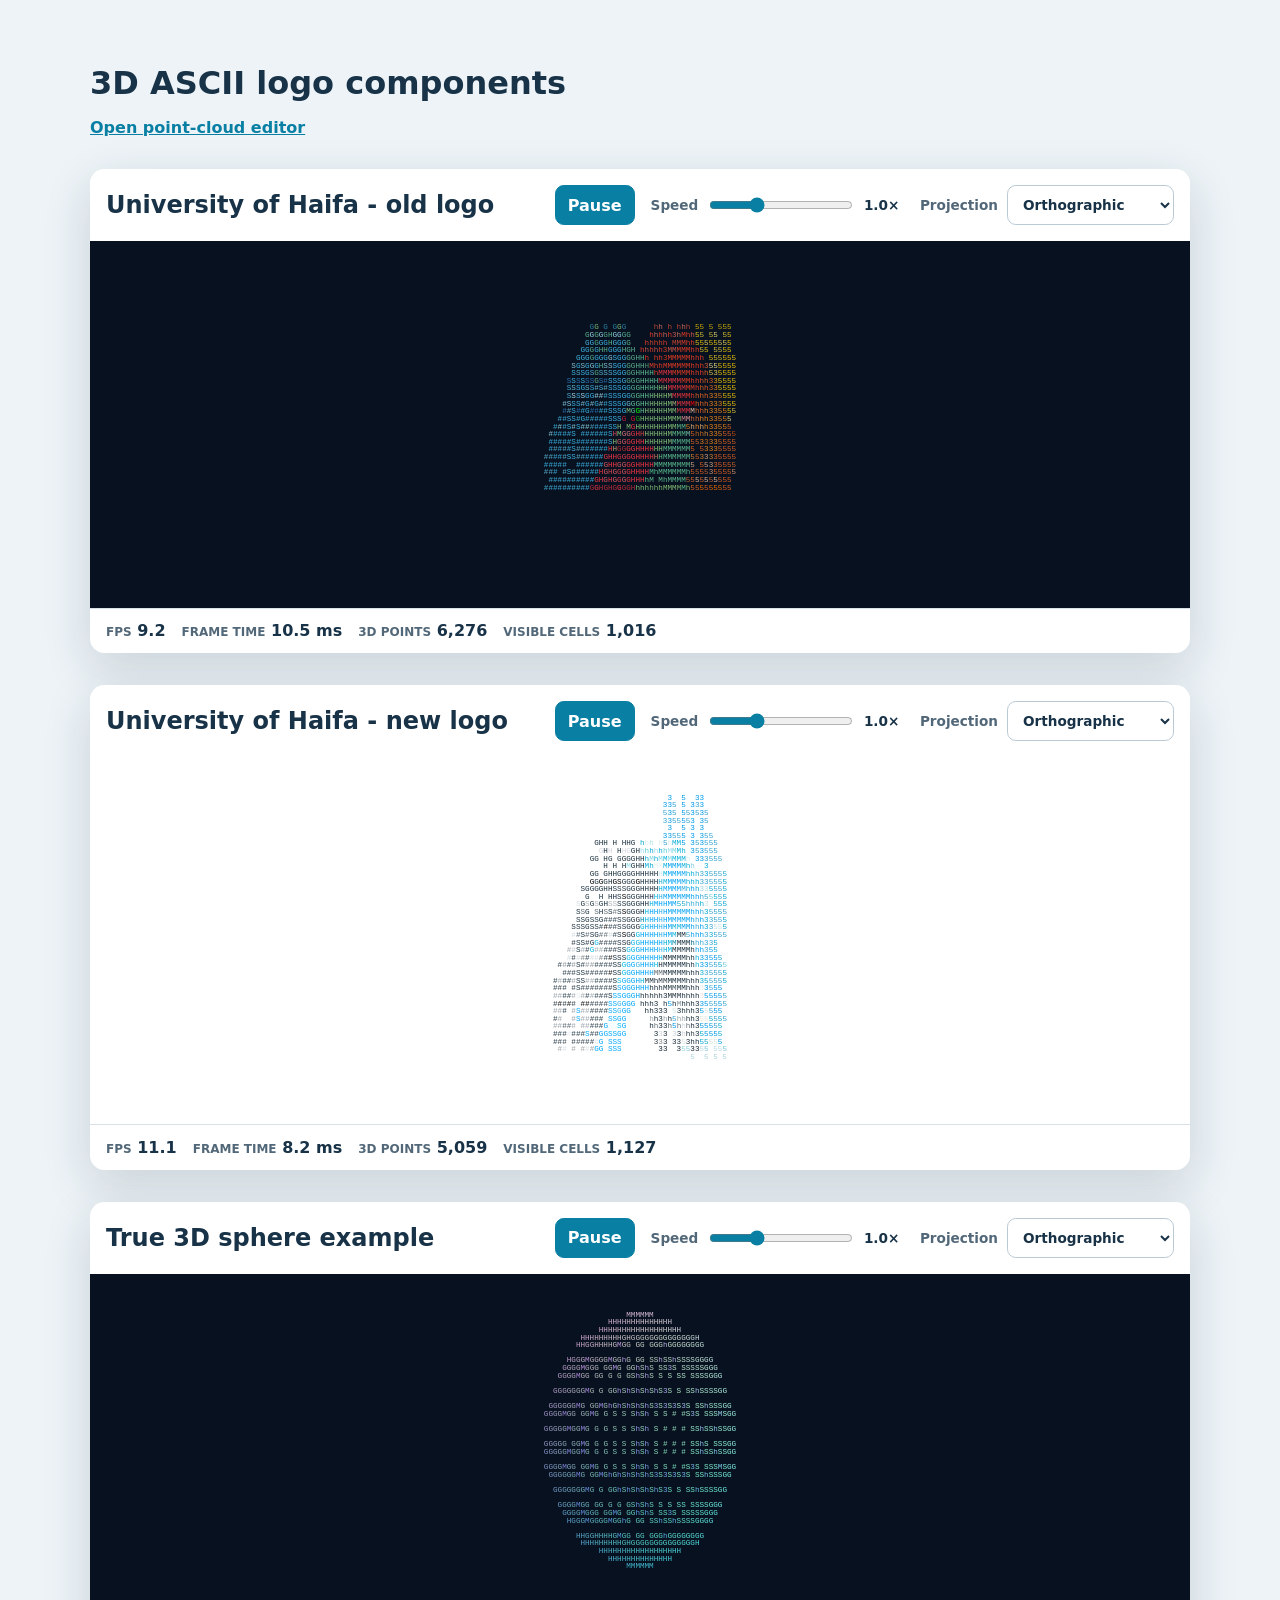
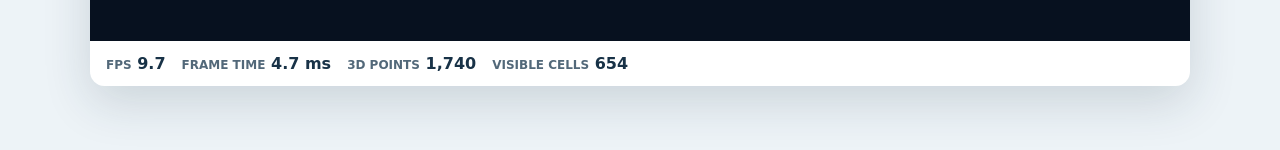
<file: index.html>
<!doctype html>
<html lang="en">
  <head>
    <meta charset="UTF-8" />
    <meta name="viewport" content="width=device-width, initial-scale=1" />
    <title>3D ASCII Logo Components</title>
    <style>
      * { box-sizing: border-box; }
      body {
        margin: 0;
        padding: clamp(1rem, 5vw, 4rem);
        background: #edf3f7;
        color: #183247;
        font-family: system-ui, sans-serif;
      }
      main { width: min(1100px, 100%); margin: auto; }
      h1 { margin: 0 0 2rem; }
      .tools { margin: -1rem 0 2rem; }
      .tools a { color: #087fa3; font-weight: 700; }
      .demo {
        margin-top: 2rem;
        overflow: hidden;
        border-radius: 0.9rem;
        background: #fff;
        box-shadow: 0 1rem 3rem rgb(24 50 71 / 16%);
      }
      .demo h2 { margin: 0; font-size: clamp(1.15rem, 3vw, 1.5rem); }
      .demo-header,
      .controls,
      .stats {
        display: flex;
        align-items: center;
        flex-wrap: wrap;
        gap: 0.75rem 1rem;
      }
      .demo-header {
        justify-content: space-between;
        padding: 1rem;
      }
      .controls label {
        display: flex;
        align-items: center;
        gap: 0.55rem;
        color: #526879;
        font-size: 0.85rem;
        font-weight: 700;
      }
      .controls button {
        min-width: 5rem;
        min-height: 2.5rem;
        border: 1px solid #087fa3;
        border-radius: 0.55rem;
        background: #087fa3;
        color: #fff;
        font: inherit;
        font-weight: 750;
        cursor: pointer;
      }
      .controls select {
        min-height: 2.5rem;
        padding: 0 2rem 0 0.7rem;
        border: 1px solid #b9cad5;
        border-radius: 0.55rem;
        background: #fff;
        color: #183247;
        font: inherit;
      }
      .controls input[type="range"] { width: 9rem; accent-color: #087fa3; }
      .controls output { min-width: 2.5rem; color: #183247; font-variant-numeric: tabular-nums; }
      .stats {
        margin: 0;
        padding: 0.8rem 1rem;
        border-top: 1px solid #d7e2e9;
      }
      .stats div { display: flex; align-items: baseline; gap: 0.35rem; }
      .stats dt { color: #526879; font-size: 0.75rem; font-weight: 750; text-transform: uppercase; }
      .stats dd { margin: 0; font-variant-numeric: tabular-nums; font-weight: 750; }
      haifa-logo-ascii { box-shadow: 0 1rem 3rem rgb(24 50 71 / 16%); }
      .demo haifa-logo-ascii { border-radius: 0; box-shadow: none; }
      .white { --haifa-ascii-background: #fff; }
      @media (max-width: 720px) {
        .demo-header { align-items: flex-start; }
        .controls { width: 100%; }
        .controls label { flex: 1; }
        .controls input[type="range"] { min-width: 7rem; width: 100%; }
      }
    </style>
    <script type="module" src="./src/haifa-logo-ascii.js?v=29"></script>
    <script type="module" src="./src/logo-demo-controls.js?v=29"></script>
  </head>
  <body>
    <main>
      <h1>3D ASCII logo components</h1>
      <p class="tools"><a href="./point-cloud-editor.html">Open point-cloud editor</a></p>

      <section class="demo" data-logo-demo>
        <div class="demo-header">
          <h2>University of Haifa - old logo</h2>
          <div class="controls">
            <button type="button" data-action="toggle-play">Pause</button>
            <label>
              Speed
              <input data-control="speed" type="range" min="0.1" max="3" step="0.1" value="1" />
              <output data-output="speed">1.0×</output>
            </label>
            <label>
              Projection
              <select data-control="projection">
                <option value="orthographic">Orthographic</option>
                <option value="perspective">Perspective</option>
              </select>
            </label>
          </div>
        </div>
        <haifa-logo-ascii
          label="Animated 3D ASCII art of the University of Haifa old logo"
          motion="always"
        ></haifa-logo-ascii>
        <dl class="stats" aria-label="Real-time rendering statistics">
          <div><dt>FPS</dt><dd data-stat="fps">—</dd></div>
          <div><dt>Frame time</dt><dd data-stat="frame-time">—</dd></div>
          <div><dt>3D points</dt><dd data-stat="points">—</dd></div>
          <div><dt>Visible cells</dt><dd data-stat="visible-cells">—</dd></div>
        </dl>
      </section>

      <section class="demo" data-logo-demo>
        <div class="demo-header">
          <h2>University of Haifa - new logo</h2>
          <div class="controls">
            <button type="button" data-action="toggle-play">Pause</button>
            <label>
              Speed
              <input data-control="speed" type="range" min="0.1" max="3" step="0.1" value="1" />
              <output data-output="speed">1.0×</output>
            </label>
            <label>
              Projection
              <select data-control="projection">
                <option value="orthographic">Orthographic</option>
                <option value="perspective">Perspective</option>
              </select>
            </label>
          </div>
        </div>
        <haifa-logo-ascii
          class="white"
          src="./data/second-logo-points.json?v=27"
          label="Animated 3D ASCII art of the University of Haifa new logo"
          motion="always"
        ></haifa-logo-ascii>
        <dl class="stats" aria-label="Real-time rendering statistics">
          <div><dt>FPS</dt><dd data-stat="fps">—</dd></div>
          <div><dt>Frame time</dt><dd data-stat="frame-time">—</dd></div>
          <div><dt>3D points</dt><dd data-stat="points">—</dd></div>
          <div><dt>Visible cells</dt><dd data-stat="visible-cells">—</dd></div>
        </dl>
      </section>

      <section class="demo" data-logo-demo>
        <div class="demo-header">
          <h2>True 3D sphere example</h2>
          <div class="controls">
            <button type="button" data-action="toggle-play">Pause</button>
            <label>
              Speed
              <input data-control="speed" type="range" min="0.1" max="3" step="0.1" value="1" />
              <output data-output="speed">1.0×</output>
            </label>
            <label>
              Projection
              <select data-control="projection">
                <option value="orthographic">Orthographic</option>
                <option value="perspective">Perspective</option>
              </select>
            </label>
          </div>
        </div>
        <haifa-logo-ascii
          src="./data/sphere-points.json?v=27"
          label="Animated 3D ASCII art of a sphere"
          motion="always"
        ></haifa-logo-ascii>
        <dl class="stats" aria-label="Real-time rendering statistics">
          <div><dt>FPS</dt><dd data-stat="fps">—</dd></div>
          <div><dt>Frame time</dt><dd data-stat="frame-time">—</dd></div>
          <div><dt>3D points</dt><dd data-stat="points">—</dd></div>
          <div><dt>Visible cells</dt><dd data-stat="visible-cells">—</dd></div>
        </dl>
      </section>
    </main>
  </body>
</html>
</file>
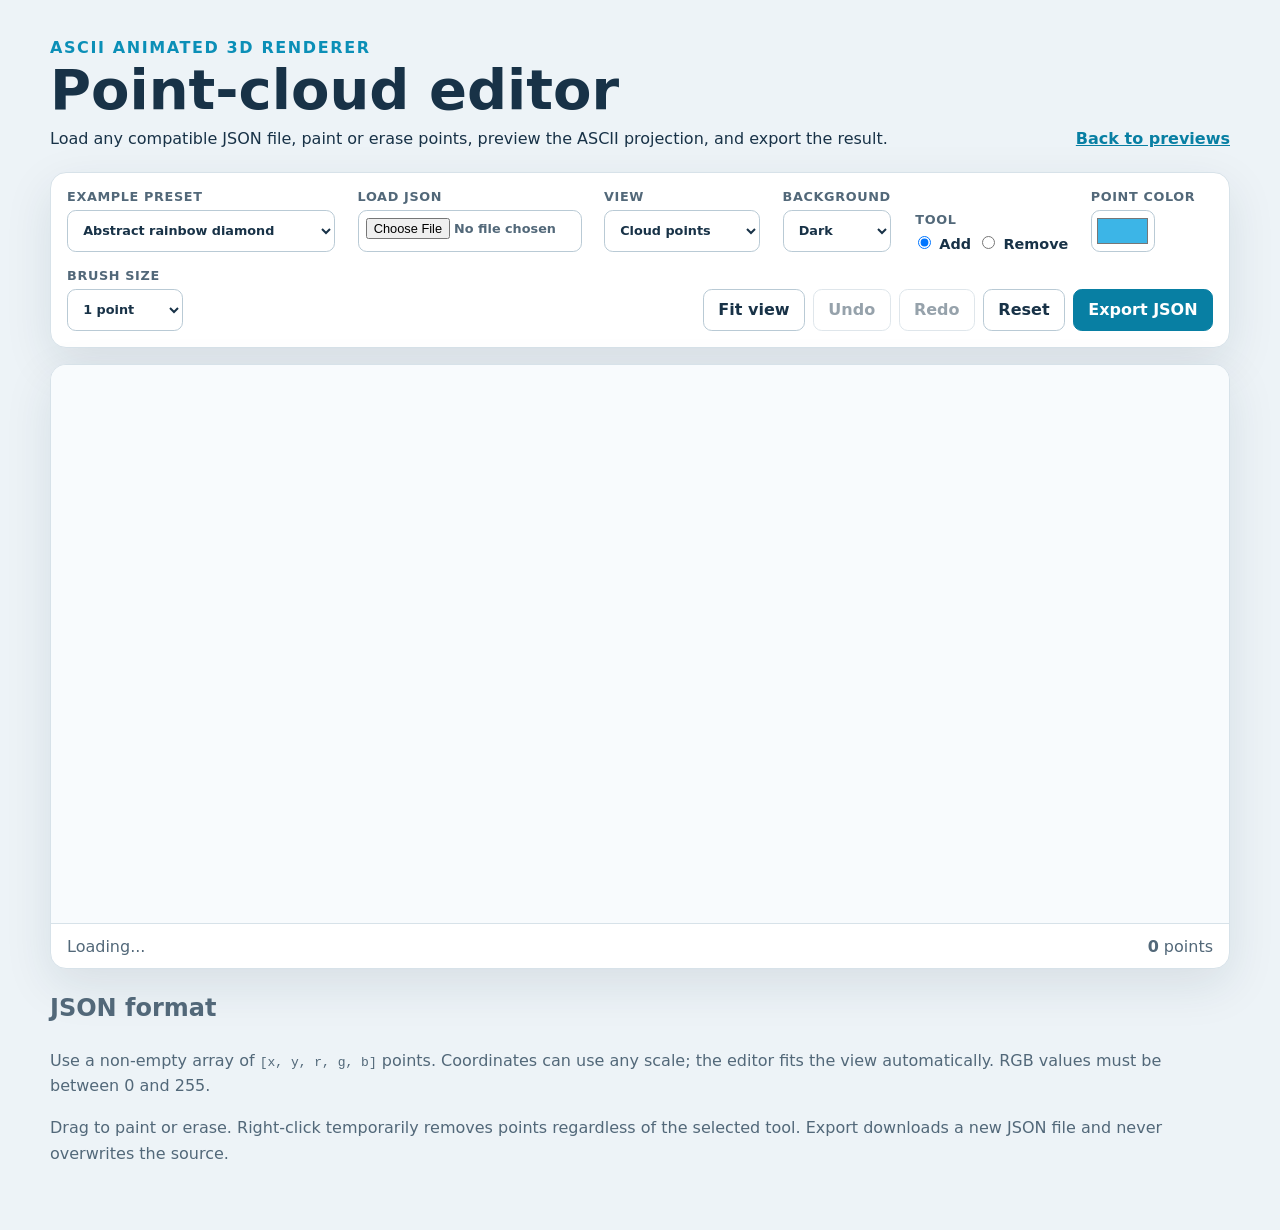
<file: editor.html>
<!doctype html>
<html lang="en">
  <head>
    <meta charset="UTF-8" />
    <meta name="viewport" content="width=device-width, initial-scale=1" />
    <meta name="description" content="Edit, preview, and export colored point-cloud JSON data in the browser." />
    <title>Point Cloud Editor - ASCII Animated 3D Renderer</title>
    <link rel="stylesheet" href="./styles/point-cloud-editor.css" />
    <script type="module" src="./src/point-cloud-editor.js?v=1"></script>
  </head>
  <body>
    <main>
      <header>
        <div>
          <p class="eyebrow">ASCII Animated 3D Renderer</p>
          <h1>Point-cloud editor</h1>
          <p>Load any compatible JSON file, paint or erase points, preview the ASCII projection, and export the result.</p>
        </div>
        <a href="./index.html">Back to previews</a>
      </header>

      <section class="toolbar" aria-label="Editor controls">
        <label>
          Example preset
          <select id="preset">
            <option value="./examples/abstract-diamond.json?v=1" data-background="dark">Abstract rainbow diamond</option>
            <option value="./examples/university-of-haifa-old.json?v=1" data-background="dark">University of Haifa - classic</option>
            <option value="./examples/university-of-haifa-new.json?v=1" data-background="light">University of Haifa - current</option>
          </select>
        </label>

        <label class="file-picker">
          Load JSON
          <input id="json-file" type="file" accept=".json,application/json" />
        </label>

        <label>
          View
          <select id="view-mode">
            <option value="points">Cloud points</option>
            <option value="ascii">ASCII render</option>
          </select>
        </label>

        <label>
          Background
          <select id="background">
            <option value="dark">Dark</option>
            <option value="light">Light</option>
          </select>
        </label>

        <fieldset>
          <legend>Tool</legend>
          <label><input type="radio" name="tool" value="add" checked /> Add</label>
          <label><input type="radio" name="tool" value="remove" /> Remove</label>
        </fieldset>

        <label>
          Point color
          <input id="color" type="color" value="#3cb5e7" />
        </label>

        <label>
          Brush size
          <select id="brush-size">
            <option value="1">1 point</option>
            <option value="3">3 x 3</option>
            <option value="5">5 x 5</option>
          </select>
        </label>

        <div class="actions">
          <button id="fit" type="button">Fit view</button>
          <button id="undo" type="button" disabled>Undo</button>
          <button id="redo" type="button" disabled>Redo</button>
          <button id="reset" type="button">Reset</button>
          <button id="download" class="primary" type="button">Export JSON</button>
        </div>
      </section>

      <section class="workspace">
        <div class="canvas-wrap">
          <canvas id="editor" aria-label="Editable point cloud"></canvas>
        </div>
        <footer>
          <span id="status">Loading...</span>
          <span><strong id="count">0</strong> points</span>
        </footer>
      </section>

      <section class="help">
        <h2>JSON format</h2>
        <p>Use a non-empty array of <code>[x, y, r, g, b]</code> points. Coordinates can use any scale; the editor fits the view automatically. RGB values must be between 0 and 255.</p>
        <p>Drag to paint or erase. Right-click temporarily removes points regardless of the selected tool. Export downloads a new JSON file and never overwrites the source.</p>
      </section>
    </main>
  </body>
</html>
</file>
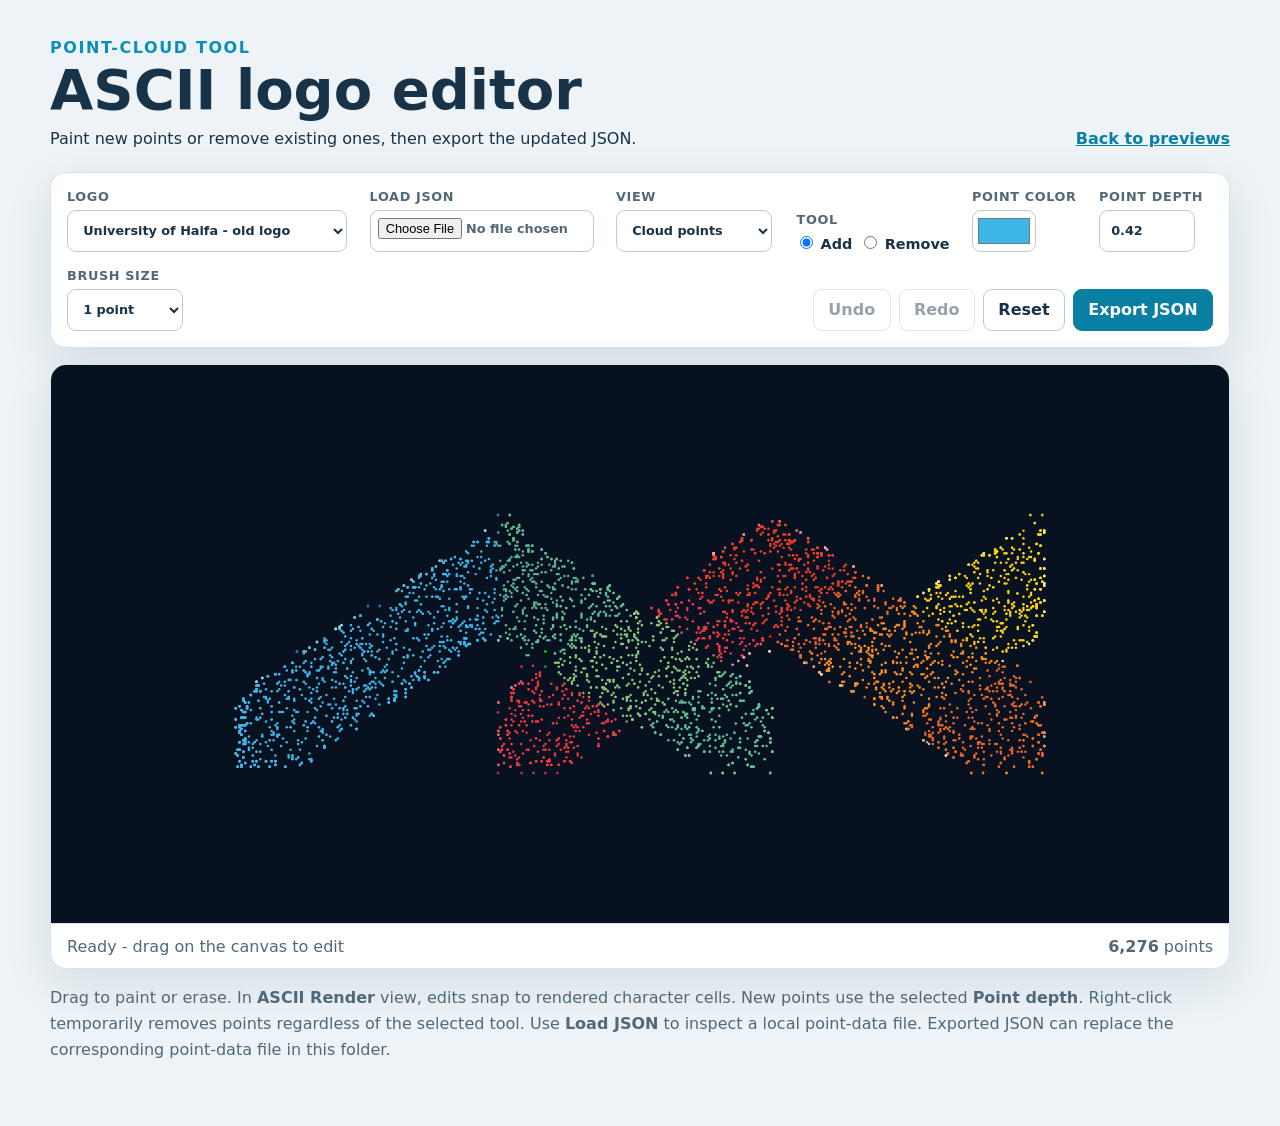
<file: point-cloud-editor.html>
<!doctype html>
<html lang="en">
  <head>
    <meta charset="UTF-8" />
    <meta name="viewport" content="width=device-width, initial-scale=1" />
    <title>ASCII Logo Point Editor</title>
    <link rel="stylesheet" href="./styles/point-cloud-editor.css" />
    <script type="module" src="./src/point-cloud-editor.js?v=27"></script>
  </head>
  <body>
    <main>
      <header>
        <div>
          <p class="eyebrow">Point-cloud tool</p>
          <h1>ASCII logo editor</h1>
          <p>Paint new points or remove existing ones, then export the updated JSON.</p>
        </div>
        <a href="./index.html">Back to previews</a>
      </header>

      <section class="toolbar" aria-label="Editor controls">
        <label>
          Logo
          <select id="logo">
            <option value="./data/haifa-logo-points.json?v=27">University of Haifa - old logo</option>
            <option value="./data/second-logo-points.json?v=27">University of Haifa - new logo</option>
          </select>
        </label>

        <label class="file-picker">
          Load JSON
          <input id="json-file" type="file" accept=".json,application/json" />
        </label>

        <label>
          View
          <select id="view-mode">
            <option value="points">Cloud points</option>
            <option value="ascii">ASCII render</option>
          </select>
        </label>

        <fieldset>
          <legend>Tool</legend>
          <label><input type="radio" name="tool" value="add" checked /> Add</label>
          <label><input type="radio" name="tool" value="remove" /> Remove</label>
        </fieldset>

        <label>
          Point color
          <input id="color" type="color" value="#3cb5e7" />
        </label>

        <label>
          Point depth
          <input id="depth" type="number" min="-3" max="3" step="0.05" value="0.42" />
        </label>

        <label>
          Brush size
          <select id="brush-size">
            <option value="1">1 point</option>
            <option value="3">3 x 3</option>
            <option value="5">5 x 5</option>
          </select>
        </label>

        <div class="actions">
          <button id="undo" type="button" disabled>Undo</button>
          <button id="redo" type="button" disabled>Redo</button>
          <button id="reset" type="button">Reset</button>
          <button id="download" class="primary" type="button">Export JSON</button>
        </div>
      </section>

      <section class="workspace">
        <div class="canvas-wrap">
          <canvas id="editor" aria-label="Editable point cloud"></canvas>
        </div>
        <footer>
          <span id="status">Loading...</span>
          <span><strong id="count">0</strong> points</span>
        </footer>
      </section>

      <p class="help">
        Drag to paint or erase. In <strong>ASCII Render</strong> view, edits snap to rendered character cells.
        New points use the selected <strong>Point depth</strong>. Right-click temporarily removes points regardless
        of the selected tool.
        Use <strong>Load JSON</strong> to inspect a local point-data file. Exported JSON can replace the
        corresponding point-data file in this folder.
      </p>
    </main>
  </body>
</html>
</file>
<file: styles/point-cloud-editor.css>
:root {
  color-scheme: light;
  font-family: Inter, ui-sans-serif, system-ui, sans-serif;
  color: #183247;
  background: #edf3f7;
}

* { box-sizing: border-box; }

body { margin: 0; }

main {
  width: min(1180px, calc(100% - 2rem));
  margin: auto;
  padding: 2rem 0 3rem;
}

header {
  display: flex;
  align-items: end;
  justify-content: space-between;
  gap: 2rem;
  margin-bottom: 1.5rem;
}

h1 { margin: 0; font-size: clamp(2rem, 5vw, 3.5rem); }
header p { margin: 0.4rem 0 0; }
.eyebrow { color: #0b8fb7; font-weight: 750; text-transform: uppercase; letter-spacing: 0.1em; }
a { color: #087fa3; font-weight: 700; }

.toolbar,
.workspace {
  border: 1px solid #d7e2e9;
  border-radius: 1rem;
  background: #fff;
  box-shadow: 0 1rem 3rem rgb(24 50 71 / 10%);
}

.toolbar {
  display: flex;
  flex-wrap: wrap;
  align-items: end;
  gap: 1rem 1.4rem;
  padding: 1rem;
  margin-bottom: 1rem;
}

.toolbar > label,
fieldset {
  display: grid;
  gap: 0.4rem;
  margin: 0;
  color: #526879;
  font-size: 0.8rem;
  font-weight: 750;
  text-transform: uppercase;
  letter-spacing: 0.05em;
}

fieldset {
  grid-template-columns: auto auto;
  border: 0;
  padding: 0;
}

legend { margin-bottom: 0.35rem; }
fieldset label { color: #183247; font-size: 0.9rem; text-transform: none; letter-spacing: 0; }

select,
button,
input[type="color"],
input[type="number"],
input[type="file"] {
  min-height: 2.6rem;
  border: 1px solid #b9cad5;
  border-radius: 0.55rem;
  background: #fff;
  color: #183247;
  font: inherit;
}

select { padding: 0 2rem 0 0.7rem; }
input[type="color"] { width: 4rem; padding: 0.2rem; }
input[type="number"] { width: 6rem; padding: 0 0.7rem; }
input[type="file"] {
  max-width: 14rem;
  padding: 0.45rem;
  color: #526879;
  font-size: 0.8rem;
  text-transform: none;
  letter-spacing: 0;
}
button { padding: 0 0.9rem; font-weight: 700; cursor: pointer; }
button:hover:not(:disabled) { border-color: #0b8fb7; }
button:disabled { cursor: default; opacity: 0.45; }
button.primary { border-color: #087fa3; background: #087fa3; color: #fff; }

.actions { display: flex; flex-wrap: wrap; gap: 0.5rem; margin-left: auto; }
.workspace { overflow: hidden; }
.canvas-wrap { position: relative; min-height: 300px; background: #f8fbfd; }
canvas { display: block; width: 100%; height: min(62vh, 590px); cursor: crosshair; touch-action: none; }

.workspace footer {
  display: flex;
  justify-content: space-between;
  gap: 1rem;
  padding: 0.8rem 1rem;
  border-top: 1px solid #d7e2e9;
  color: #526879;
}

.help { color: #526879; line-height: 1.6; }

@media (max-width: 700px) {
  header { display: block; }
  header a { display: inline-block; margin-top: 1rem; }
  .actions { width: 100%; margin-left: 0; }
  canvas { height: 420px; }
}
</file>
